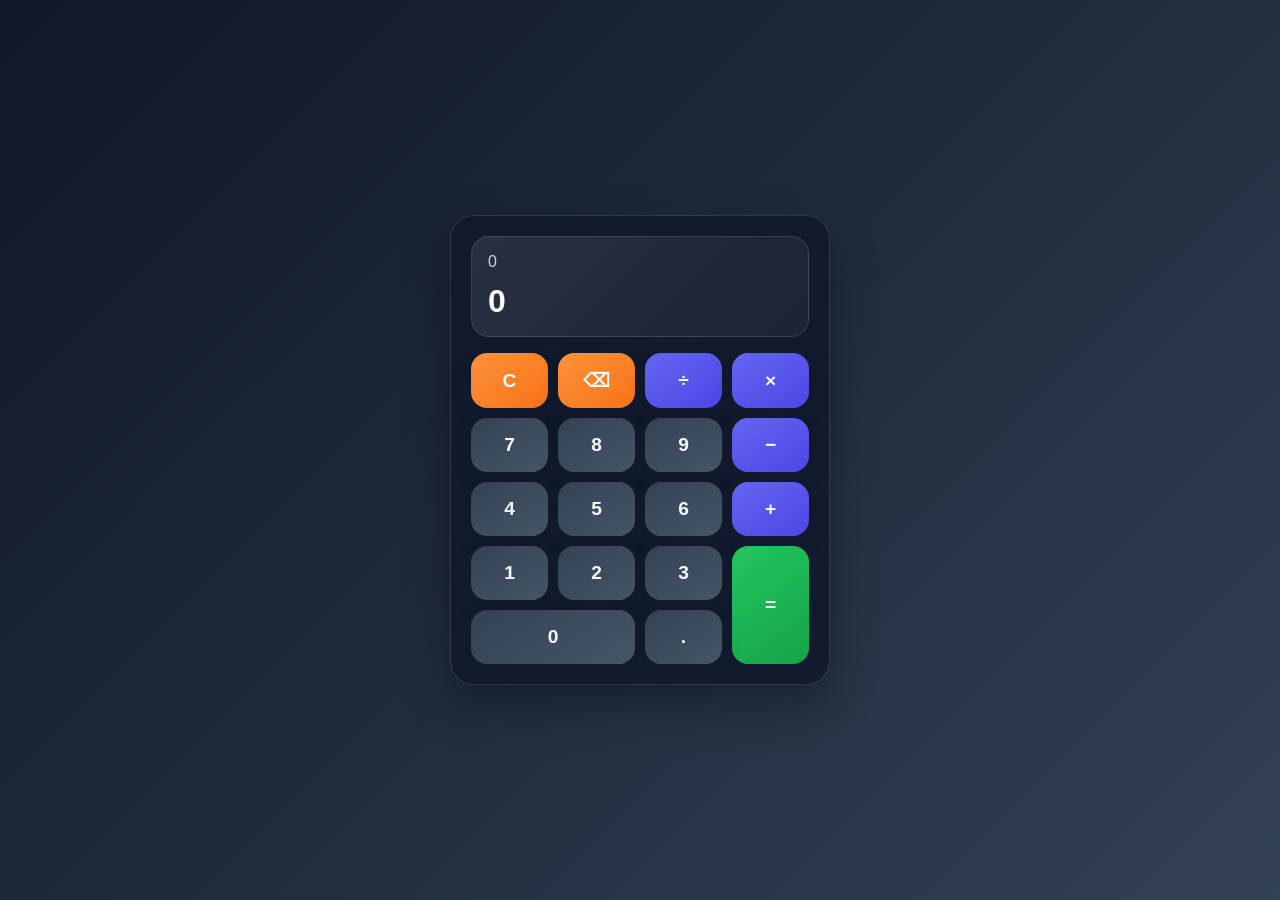
<file: CodeAlpha_Calculator/index.html>
<!DOCTYPE html>
<html lang="en">
  <head>
    <meta charset="UTF-8" />
    <meta name="viewport" content="width=device-width, initial-scale=1.0" />
    <title>Calculator</title>
    <link rel="stylesheet" href="styles.css" />
  </head>
  <body>
    <main class="calculator-shell">
      <section class="calculator-card" aria-label="Basic calculator">
        <div class="calculator-screen" aria-live="polite">
          <div id="expression" class="expression">0</div>
          <div id="display" class="display">0</div>
        </div>

        <div class="button-grid">
          <button class="btn btn-accent" data-action="clear">C</button>
          <button class="btn btn-accent" data-action="backspace">⌫</button>
          <button class="btn btn-operator" data-value="/">÷</button>
          <button class="btn btn-operator" data-value="*">×</button>

          <button class="btn" data-value="7">7</button>
          <button class="btn" data-value="8">8</button>
          <button class="btn" data-value="9">9</button>
          <button class="btn btn-operator" data-value="-">−</button>

          <button class="btn" data-value="4">4</button>
          <button class="btn" data-value="5">5</button>
          <button class="btn" data-value="6">6</button>
          <button class="btn btn-operator" data-value="+">+</button>

          <button class="btn" data-value="1">1</button>
          <button class="btn" data-value="2">2</button>
          <button class="btn" data-value="3">3</button>
          <button class="btn btn-equals" data-action="equals">=</button>

          <button class="btn btn-zero" data-value="0">0</button>
          <button class="btn" data-value=".">.</button>
        </div>
      </section>
    </main>

    <script src="script.js"></script>
  </body>
</html>
</file>
<file: CodeAlpha_Calculator/styles.css>
:root {
  color-scheme: dark;
  font-family: "Segoe UI", Tahoma, Geneva, Verdana, sans-serif;
}

* {
  box-sizing: border-box;
}

body {
  margin: 0;
  min-height: 100vh;
  display: grid;
  place-items: center;
  background: linear-gradient(135deg, #0f172a, #1e293b 45%, #334155);
  color: #f8fafc;
}

.calculator-shell {
  width: min(92vw, 380px);
}

.calculator-card {
  background: rgba(15, 23, 42, 0.8);
  border: 1px solid rgba(255, 255, 255, 0.12);
  border-radius: 24px;
  padding: 20px;
  box-shadow: 0 20px 45px rgba(2, 6, 23, 0.35);
  backdrop-filter: blur(16px);
}

.calculator-screen {
  background: linear-gradient(135deg, rgba(255,255,255,0.1), rgba(255,255,255,0.04));
  border: 1px solid rgba(255,255,255,0.12);
  border-radius: 18px;
  padding: 16px;
  margin-bottom: 16px;
  min-height: 100px;
  display: flex;
  flex-direction: column;
  justify-content: flex-end;
  overflow: hidden;
}

.expression {
  font-size: 1rem;
  color: #cbd5e1;
  min-height: 1.4rem;
  margin-bottom: 8px;
}

.display {
  font-size: 2rem;
  font-weight: 700;
  letter-spacing: 0.03em;
  word-break: break-all;
}

.button-grid {
  display: grid;
  grid-template-columns: repeat(4, 1fr);
  gap: 10px;
}

.btn {
  border: none;
  border-radius: 16px;
  padding: 16px 0;
  font-size: 1.2rem;
  font-weight: 600;
  color: #f8fafc;
  background: linear-gradient(145deg, #334155, #475569);
  cursor: pointer;
  transition: transform 0.15s ease, box-shadow 0.15s ease, background 0.2s ease;
  box-shadow: 0 8px 20px rgba(15, 23, 42, 0.2);
}

.btn:hover {
  transform: translateY(-2px);
  box-shadow: 0 12px 24px rgba(15, 23, 42, 0.24);
}

.btn:active {
  transform: translateY(1px);
}

.btn-accent {
  background: linear-gradient(145deg, #fb923c, #f97316);
}

.btn-operator {
  background: linear-gradient(145deg, #6366f1, #4f46e5);
}

.btn-equals {
  background: linear-gradient(145deg, #22c55e, #16a34a);
  grid-row: span 2;
  align-self: stretch;
}

.btn-zero {
  grid-column: span 2;
}

@media (max-width: 480px) {
  .calculator-card {
    padding: 16px;
  }

  .btn {
    padding: 14px 0;
    font-size: 1.05rem;
  }
}
</file>
